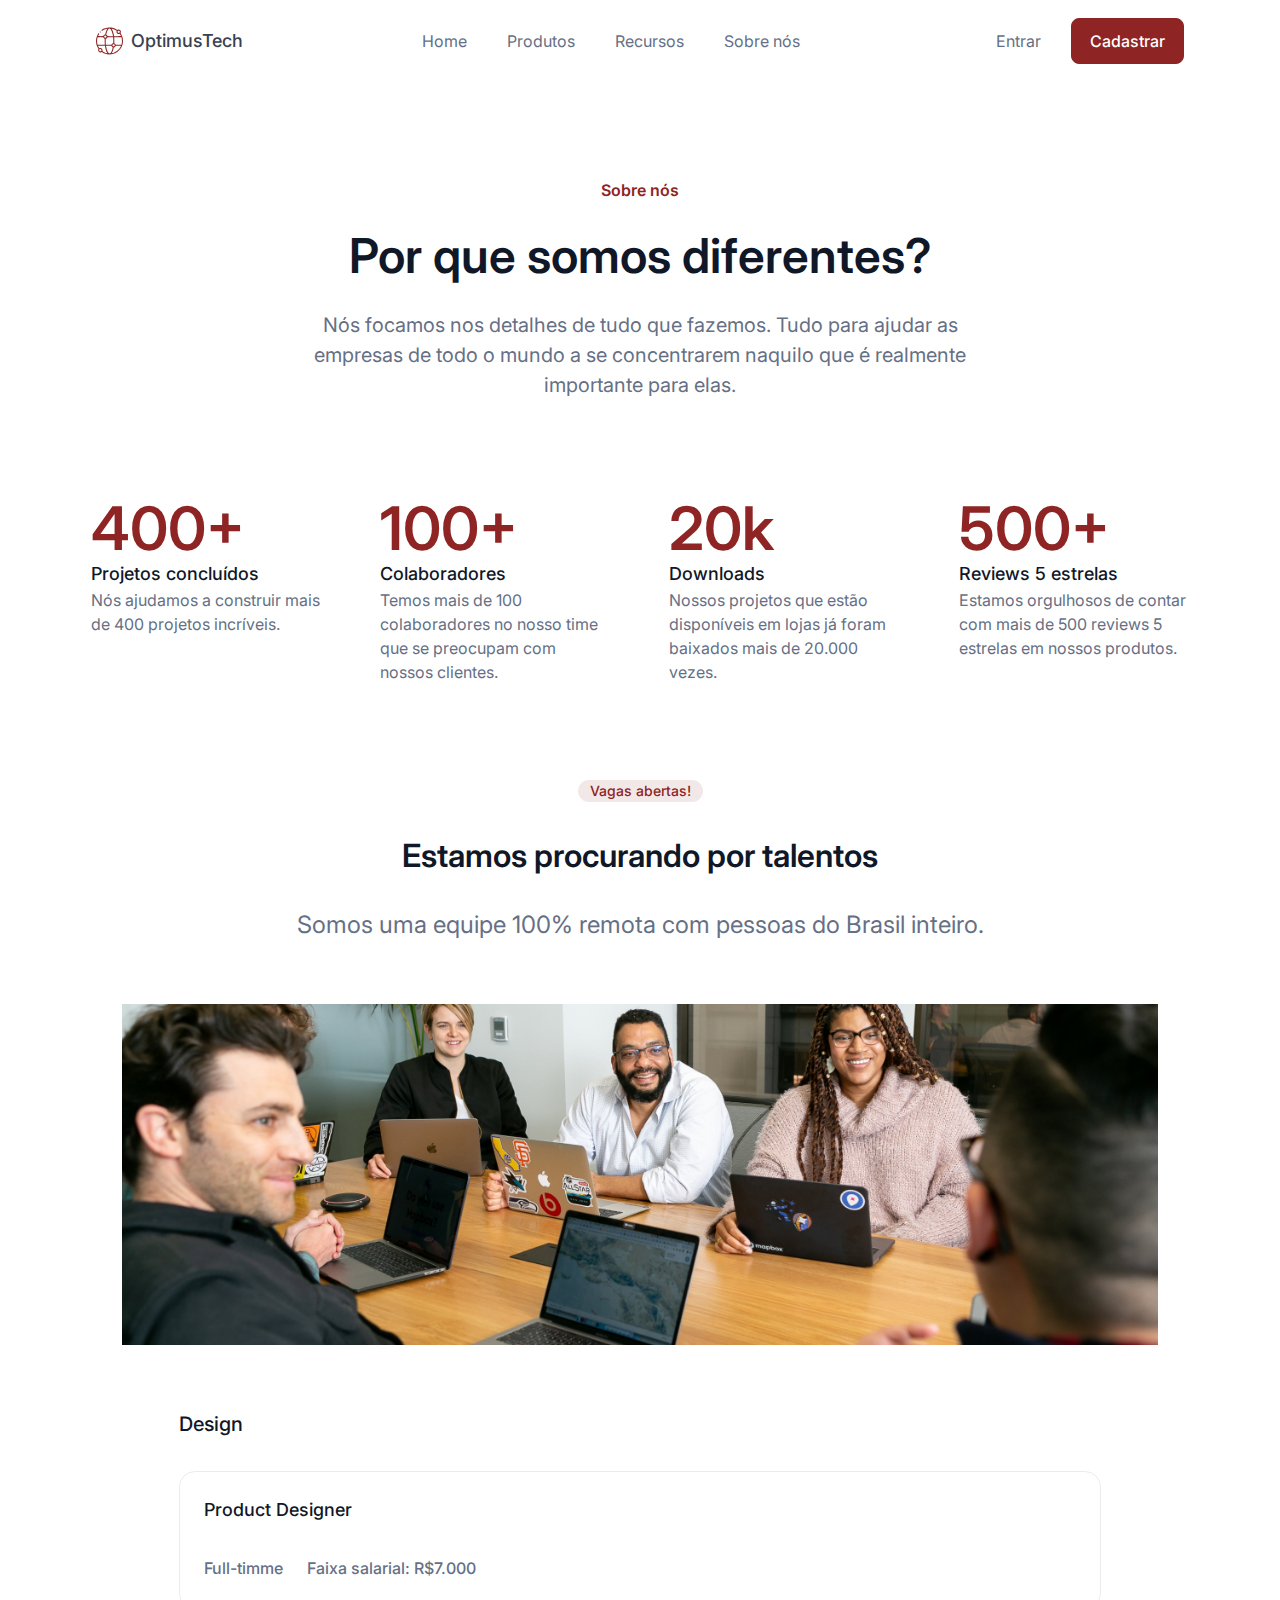
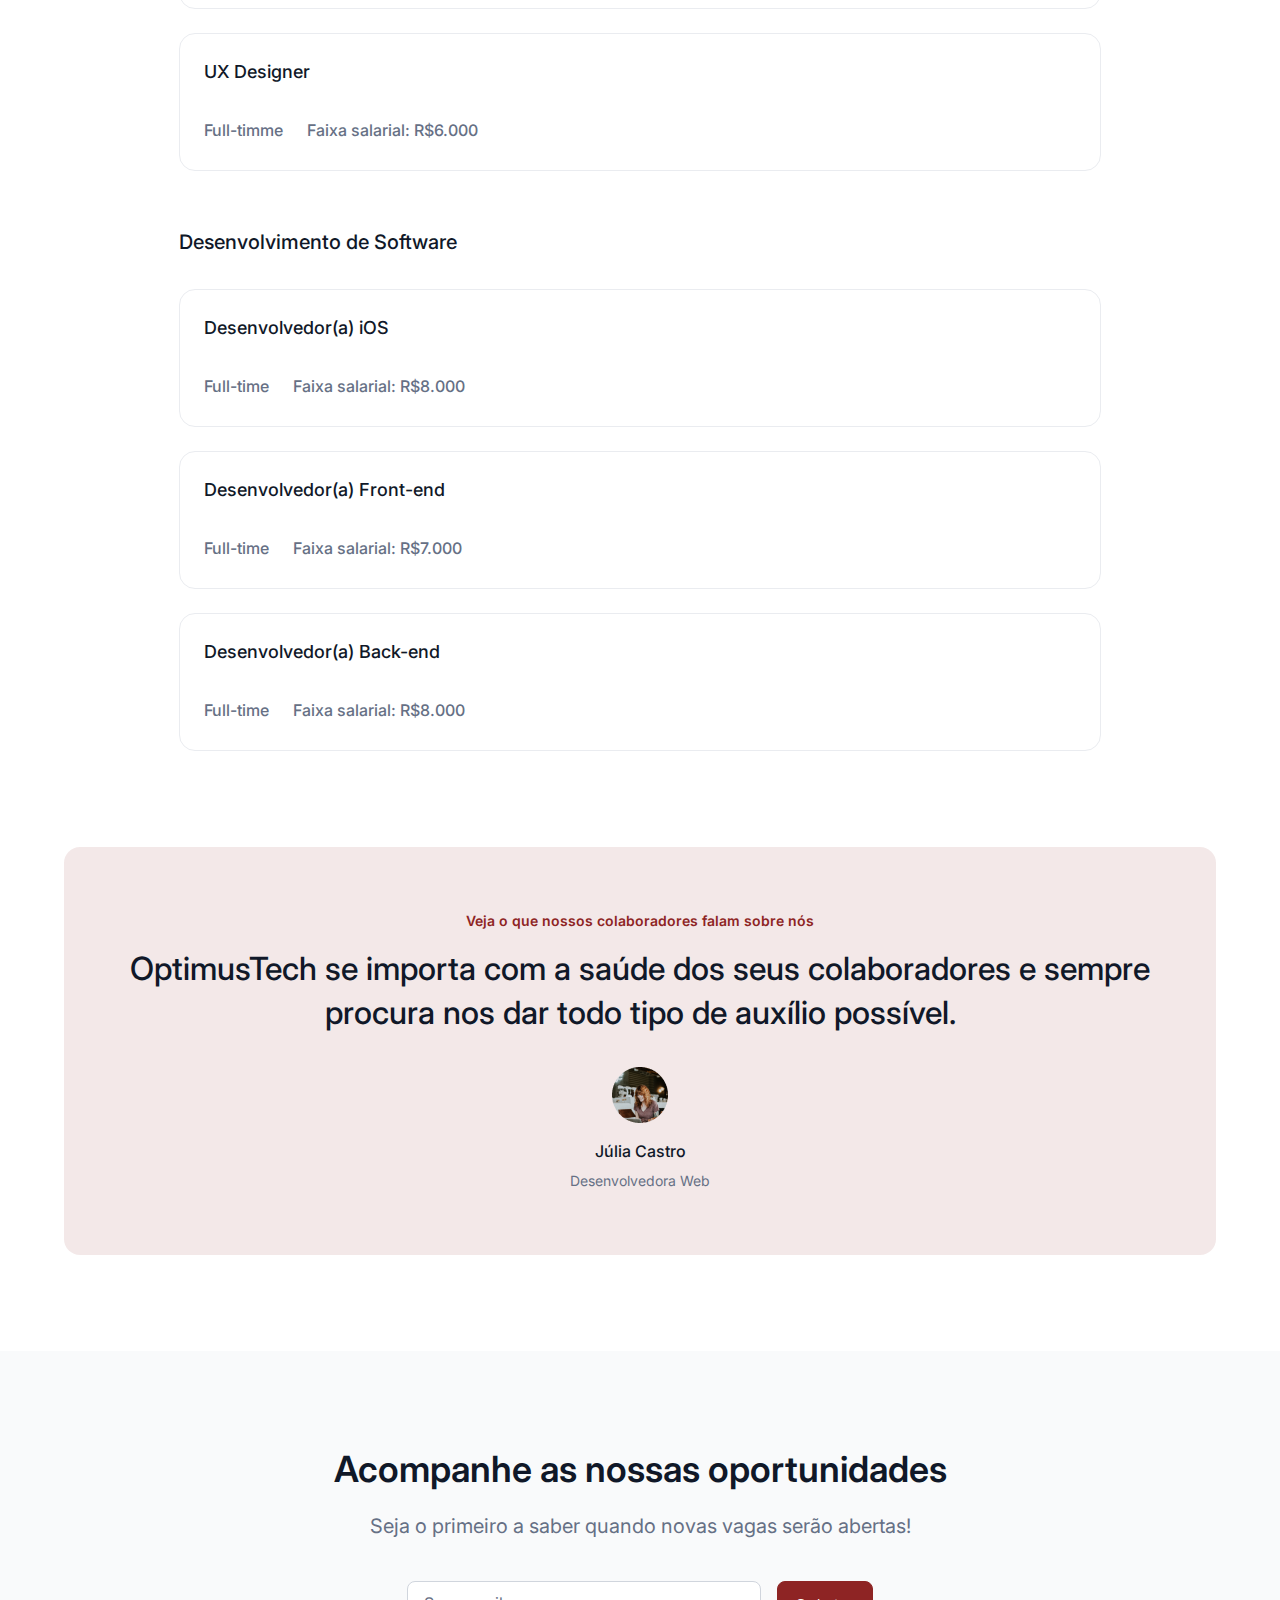
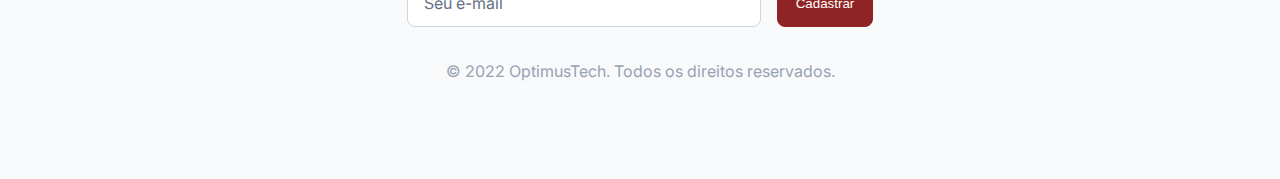
<file: index.html>
<!DOCTYPE html>
<html lang="pt-br">
<head>
    <meta charset="UTF-8">
    <meta http-equiv="X-UA-Compatible" content="IE=edge">
    <meta name="viewport" content="width=device-width, initial-scale=1.0">
    <title>OptimusTech</title>
    <link rel="shortcut icon" href="./assets/img/logo.svg">
    <link rel="preconnect" href="https://fonts.googleapis.com">
    <link rel="preconnect" href="https://fonts.gstatic.com" crossorigin>
    <link href="https://fonts.googleapis.com/css2?family=Inter:wght@400;500;600&display=swap" rel="stylesheet">
    <link rel="stylesheet" href="./assets/css/reset.css">
    <link rel="stylesheet" href="./assets/css/style.css">
</head>
<body>
    <header class="navbar">
        <div class="navbar__logotipo">
            <img class="navbar__img" src="./assets/img/logo.svg" alt="Logotipo OptimusTech">
            <h1 class="navbar__titulo">OptimusTech</h1>
        </div>
        <nav class="navbar__menu">
            <ul class="navbar__lista">
                <li class="navbar-lista__item"><a href="#" class="navbar-lista__link">Home</a></li>
                <li class="navbar-lista__item"><a href="#" class="navbar-lista__link">Produtos</a></li>
                <li class="navbar-lista__item"><a href="#" class="navbar-lista__link">Recursos</a></li>
                <li class="navbar-lista__item"><a href="#" class="navbar-lista__link">Sobre nós</a></li>
            </ul>
        </nav>
        <div class="navbar__login">
            <a href="#" class="navbar__entrar">Entrar</a>
            <a href="#" class="navbar__cadastrar">Cadastrar</a>
        </div>
    </header>
    <main>
        <section class="cabecalho">
            <h2 class="cabecalho__titulo">Sobre nós</h2>
            <h3 class="cabecalho__subtitulo">Por que somos diferentes?</h3>
            <p class="cabecalho__texto">Nós focamos nos detalhes de tudo que fazemos. Tudo para ajudar as empresas de todo o mundo a se concentrarem naquilo que é realmente importante para elas.</p>
        </section>
        <section class="metricas">
            <div class="metrica__item">
                <h2 class="metrica__titulo">400+</h2>
                <h3 class="metrica__subtitulo">Projetos concluídos</h3>
                <p class="metrica__texto">Nós ajudamos a construir mais de 400 projetos incríveis.</p>
            </div>
            <div class="metrica__item">
                <h2 class="metrica__titulo">100+</h2>
                <h3 class="metrica__subtitulo">Colaboradores</h3>
                <p class="metrica__texto">Temos mais de 100 colaboradores no nosso time que se preocupam com nossos clientes.</p>
            </div>
            <div class="metrica__item">
                <h2 class="metrica__titulo">20k</h2>
                <h3 class="metrica__subtitulo">Downloads</h3>
                <p class="metrica__texto">Nossos projetos que estão disponíveis em lojas já foram baixados mais de 20.000 vezes.</p>
            </div>
            <div class="metrica__item">
                <h2 class="metrica__titulo">500+</h2>
                <h3 class="metrica__subtitulo">Reviews 5 estrelas</h3>
                <p class="metrica__texto">Estamos orgulhosos de contar com mais de 500 reviews 5 estrelas em nossos produtos.</p>
            </div>
        </section>
        <section class="vagas">
            <h2 class="vagas__titulo">Vagas abertas!</h2>
            <h3 class="vagas__subtitulo">Estamos procurando por talentos</h3>
            <p class="vagas__texto">Somos uma equipe 100% remota com pessoas do Brasil inteiro.</p>
            <img class="vagas__img" src="./assets/img/Image.jpg" alt="Entrevistadores sorrindo à volta de uma mesa com notebooks">
            <div class="vagas__design">
                <h2 class="design__titulo">Design</h2>
                <card class="card">
                    <h3 class="card__titulo">Product Designer</h3>
                    <div class="card__info">
                        <p class="card__duracao">Full-timme</p>
                        <p class="card__salario">Faixa salarial: R$7.000</p>
                    </div>
                </card>
                <card class="card">
                    <h3 class="card__titulo">UX Designer</h3>
                    <div class="card__info">
                        <p class="card__duracao">Full-timme</p>
                        <p class="card__salario">Faixa salarial: R$6.000</p>
                    </div>
                </card>
            </div>
            <div class="vagas__desenvolvimento">
                <h2 class="desenvolvimento__titulo">Desenvolvimento de Software</h2>
                <card class="card">
                    <h3 class="card__titulo">Desenvolvedor(a) iOS</h3>
                    <div class="card__info">
                        <p class="card__duracao">Full-time</p>
                        <p class="card__salario">Faixa salarial: R$8.000</p>
                    </div>
                </card>
                <card class="card">
                    <h3 class="card__titulo">Desenvolvedor(a) Front-end</h3>
                    <div class="card__info">
                        <p class="card__duracao">Full-time</p>
                        <p class="card__salario">Faixa salarial: R$7.000</p>
                    </div>
                </card>
                <card class="card">
                    <h3 class="card__titulo">Desenvolvedor(a) Back-end</h3>
                    <div class="card__info">
                        <p class="card__duracao">Full-time</p>
                        <p class="card__salario">Faixa salarial: R$8.000</p>
                    </div>
                </card>
            </div>
        </section>
        <section class="depoimento">
            <h2 class="depoimento__titulo">Veja o que nossos colaboradores falam sobre nós</h2>
            <h3 class="depoimento__texto">OptimusTech se importa com a saúde dos seus colaboradores e sempre procura nos dar todo tipo de auxílio possível.</h3>
            <div class="perfil">
                <img class="perfil__img" src="./assets/img/Avatar.png" alt="Imagem de perfil">
                <p class="perfil__nome">Júlia Castro</p>
                <p class="perfil__cargo">Desenvolvedora Web</p>
            </div>
        </section>
    </main>
    <footer class="rodape">
        <h2 class="rodape__titulo">Acompanhe as nossas oportunidades</h2>
        <p class="rodape__texto">Seja o primeiro a saber quando novas vagas serão abertas!</p>
        <form class="rodape__formulario" action="">
            <input class="formulario__input" type="email" placeholder="Seu e-mail">
            <button class="formulario__cadastrar">Cadastrar</button>
        </form>
        <p class="rodape__copy">© 2022 OptimusTech. Todos os direitos reservados.</p>
    </footer>
</body>
</html>
</file>
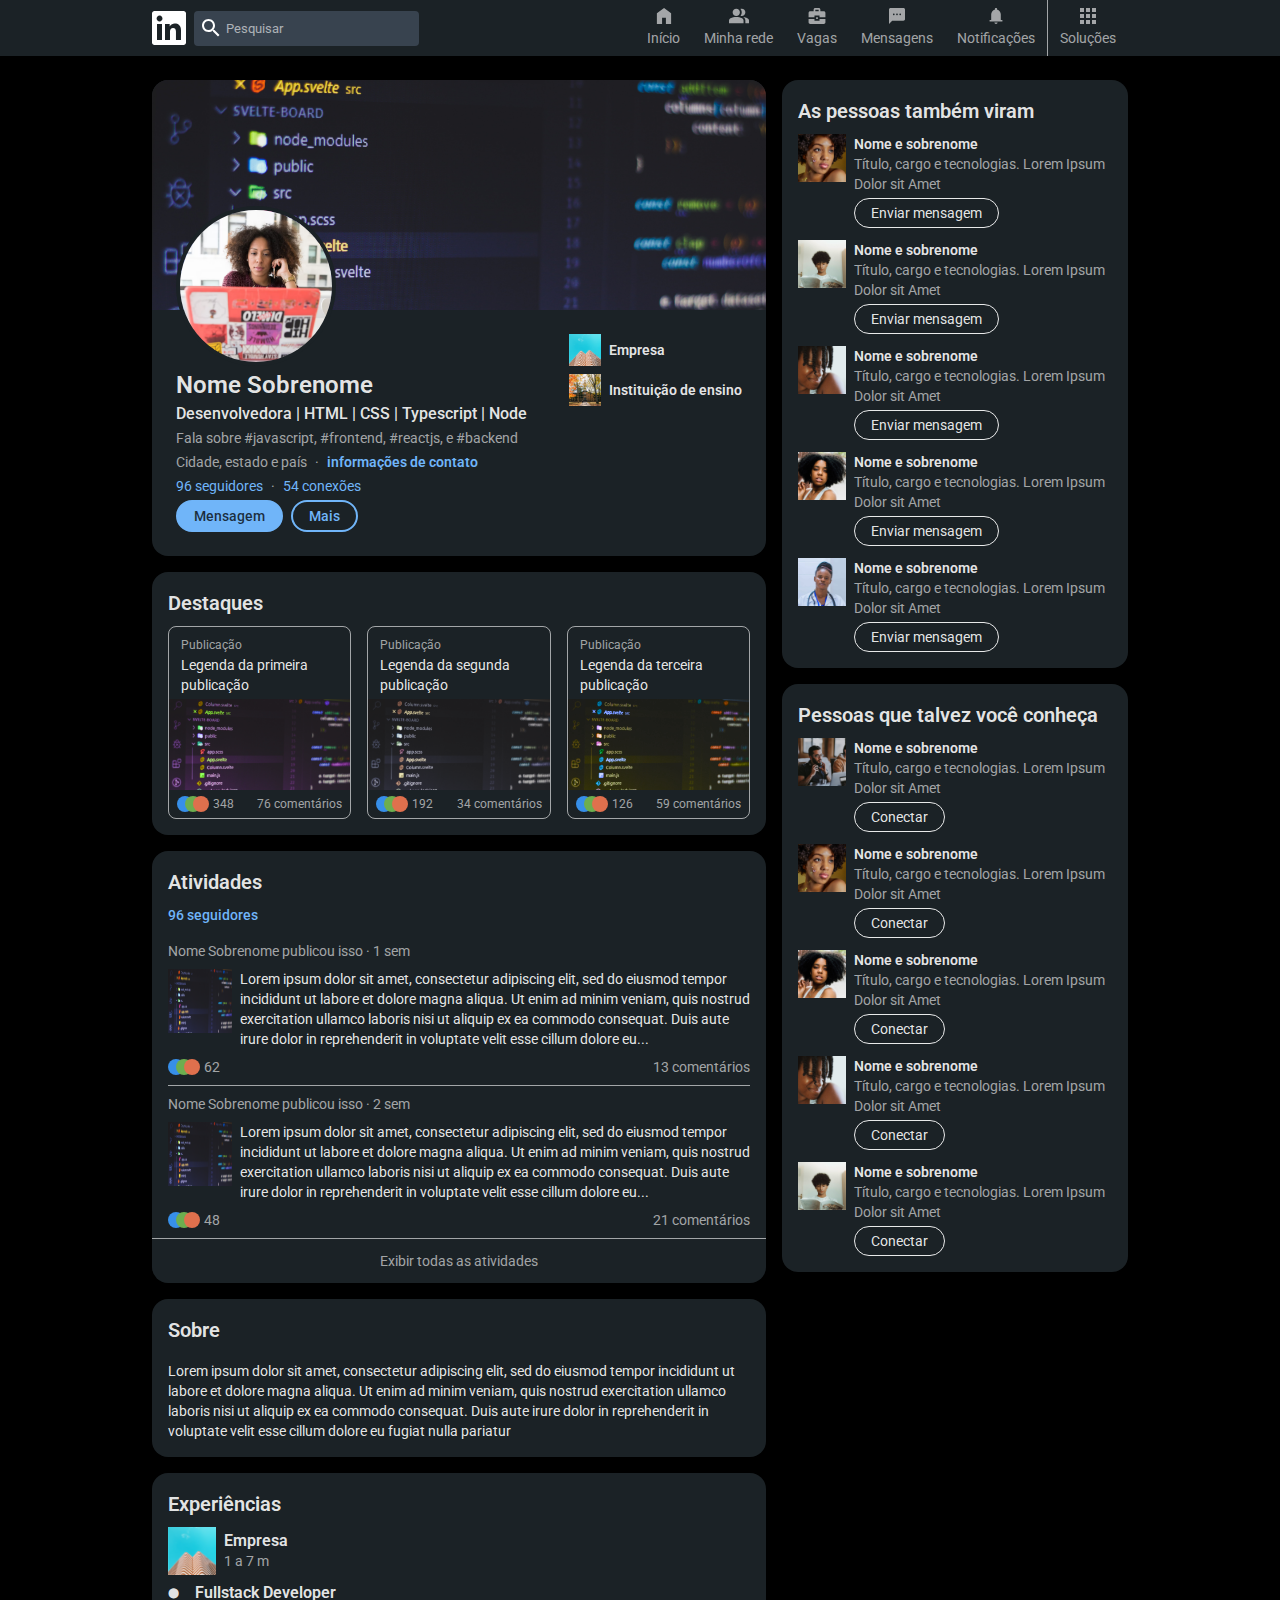
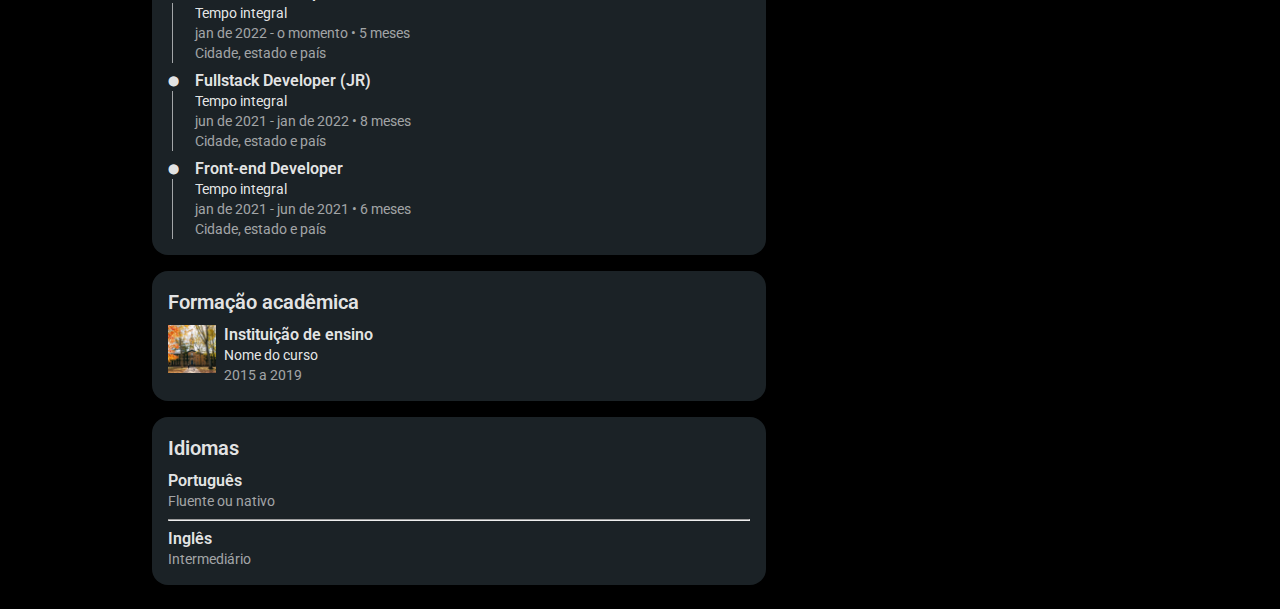
<file: html-css-linkedin/index.html>
<!DOCTYPE html>
<html lang="pt-br">

<head>
    <meta charset="UTF-8">
    <meta http-equiv="X-UA-Compatible" content="IE=edge">
    <meta name="viewport" content="width=device-width, initial-scale=1.0">

    <link rel="stylesheet" href="./assets/css/reset.css">
    <link rel="stylesheet" href="./assets/css/styles.css">
    
    <title>Nome Usuario | Linkedin</title>
    <link rel="shortcut icon" href="./assets/img/icon/logo-linkedin.svg">
</head>

<body>
    <header class="header">
        <div class="header-left">
            <a href="#">
                <img class="navbar__logo" src="./assets/img/icon/logo-linkedin.svg" alt="Logo Linkedin">
            </a>
            <form class="header__form" action="">
                <input class="form__input navbar__search navbar__search--icon" type="text" placeholder="Pesquisar">
            </form>
        </div>
        <nav class="navbar">
            <ul class="navbar__lista">
                <li class="navbar__item">
                    <a href="" class="navbar__link">
                        <img src="./assets/img/icon/home.svg" alt="" class="navbar__icon">
                        Início
                    </a>
                </li>
                <li class="navbar__item">
                    <a href="" class="navbar__link">
                        <img src="./assets/img/icon/group.svg" alt="" class="navbar__icon">
                        Minha rede
                    </a>
                </li>
                <li class="navbar__item">
                    <a href="" class="navbar__link">
                        <img src="./assets/img/icon/business.svg" alt="" class="navbar__icon">
                        Vagas
                    </a>
                </li>
                <li class="navbar__item">
                    <a href="" class="navbar__link">
                        <img src="./assets/img/icon/msg.svg" alt="" class="navbar__icon">
                        Mensagens
                    </a>
                </li>
                <li class="navbar__item">
                    <a href="" class="navbar__link">
                        <img src="./assets/img/icon/bell.svg" alt="" class="navbar__icon">
                        Notificações
                    </a>
                </li>
                <li class="navbar__item navbar__item--solucoes">
                    <a href="" class="navbar__link">
                        <img src="./assets/img/icon/apps.svg" alt="" class="navbar__icon">
                        Soluções
                    </a>
                </li>
            </ul>
        </nav>
    </header>

    <main class="main">
        <div class="principal">
            <section class="card perfil">
                <label class="perfil-fundo__label" for="perfil-fundo">
                    <input class="perfil-fundo__input" id="perfil-fundo" type="file">
                </label>
                <div class="perfil-info">
                    <div class="perfil-info__pessoal">
                        <img src="./assets/img/image 2.png" alt="" class="perfil__img">
                        <h1 class="perfil__nome">Nome Sobrenome</h1>
                        <h2 class="perfil__titulo">Desenvolvedora | HTML | CSS | Typescript | Node</h2>
                        <p class="perfil__descricao">Fala sobre #javascript, #frontend, #reactjs, e #backend</p>
                        <div class="perfil__div">
                            <p class="perfil__localidade">Cidade, estado e país</p>
                            <span class="perfil__ponto">·</span>
                            <a class="perfil__info-contato" href="#">informações de contato</a>
                        </div>
                        <div class="perfil__div">
                            <a class="perfil__seguidores" href="#">96 seguidores</a>
                            <span class="perfil__ponto">·</span>
                            <a class="perfil__conexoes" href="#">54 conexões</a>
                        </div>
                        <div class="perfil__div">
                            <a class="pefil__botao" href="#">Mensagem</a>
                            <a class="pefil__botao pefil__botao--transparente" href="#">Mais</a>
                        </div>
                    </div>
                    <div class="perfil-info__profissional">
                        <a class="info-profissional__link" href="#experiencia">
                            <img class="info-profissional__img" src="./assets/img/Rectangle 12.png" alt="image">
                            Empresa
                        </a>
                        <a class="info-profissional__link" href="#formacao">
                            <img class="info-profissional__img" src="./assets/img/Rectangle 13.png" alt="image">
                            Instituição de ensino
                        </a>
                    </div>
                </div>
            </section>
            <section class="card destaques">
                <h2 class="card__titulo">Destaques</h2>
                <div class="destaques__lista">
                    <div class="card--destaque">
                        <span class="destaque__tipo">Publicação</span>
                        <h3 class="destaque__titulo">Legenda da primeira publicação</h3>
                        <img class="destaque__img destaque__img-1" src="./assets/img/image-card.png" alt="">
                        <div class="destaque__interacao">
                            <a class="destaque__reacao" href="#">
                                <span class="destaque__user destaque__user-1"></span>
                                <span class="destaque__user destaque__user-2"></span>
                                <span class="destaque__user destaque__user-3"></span>
                                348
                            </a>
                            <a class="destaque__comentarios" href="#">76 comentários</a>
                        </div>
                    </div>
                    <div class="card--destaque">
                        <span class="destaque__tipo">Publicação</span>
                        <h3 class="destaque__titulo">Legenda da segunda publicação</h3>
                        <img class="destaque__img destaque__img-2" src="./assets/img/image-card.png" alt="">
                        <div class="destaque__interacao">
                            <a class="destaque__reacao" href="#">
                                <span class="destaque__user destaque__user-1"></span>
                                <span class="destaque__user destaque__user-2"></span>
                                <span class="destaque__user destaque__user-3"></span>
                                192
                            </a>
                            <a class="destaque__comentarios" href="#">34 comentários</a>
                        </div>
                    </div>
                    <div class="card--destaque">
                        <span class="destaque__tipo">Publicação</span>
                        <h3 class="destaque__titulo">Legenda da terceira publicação</h3>
                        <img class="destaque__img destaque__img-3" src="./assets/img/image-card.png" alt="">
                        <div class="destaque__interacao">
                            <a class="destaque__reacao" href="#">
                                <span class="destaque__user destaque__user-1"></span>
                                <span class="destaque__user destaque__user-2"></span>
                                <span class="destaque__user destaque__user-3"></span>
                                126
                            </a>
                            <a class="destaque__comentarios" href="#">59 comentários</a>
                        </div>
                    </div>
                </div>
            </section>
            <section class="card atividades">
                <h2 class="atividades__titulo">Atividades</h2>
                <a class="atividades__seguidores" href="#">96 seguidores</a>
                <ul class="atividades__lista">
                    <li class="atividades__item">
                        <div class="atividade__info">
                            <span class="atividade__autor">Nome Sobrenome publicou isso</span>
                            ·
                            <span class="atividade__tempo">1 sem</span>
                        </div>
                        <div class="atividade__conteudo">
                            <img class="atividade__img" src="./assets/img/image-card.png" alt="">
                            <p class="atividade__texto">Lorem ipsum dolor sit amet, consectetur adipiscing elit, sed do
                                eiusmod tempor incididunt ut labore et dolore magna aliqua. Ut enim ad minim veniam,
                                quis nostrud exercitation ullamco laboris nisi ut aliquip ex ea commodo consequat. Duis
                                aute irure dolor in reprehenderit in voluptate velit esse cillum dolore eu...</p>
                        </div>
                        <div class="atividade__interacao">
                            <a class="atividade__reacao" href="#">
                                <span class="atividade__user atividade__user-1"></span>
                                <span class="atividade__user atividade__user-2"></span>
                                <span class="atividade__user atividade__user-3"></span>
                                62
                            </a>
                            <a class="atividade__comentarios" href="#">13 comentários</a>
                        </div>
                    </li>
                    <li class="atividades__item">
                        <div class="atividade__info">
                            <span class="atividade__autor">Nome Sobrenome publicou isso</span>
                            ·
                            <span class="atividade__tempo">2 sem</span>
                        </div>
                        <div class="atividade__conteudo">
                            <img class="atividade__img" src="./assets/img/image-card.png" alt="">
                            <p class="atividade__texto">Lorem ipsum dolor sit amet, consectetur adipiscing elit, sed do
                                eiusmod tempor incididunt ut labore et dolore magna aliqua. Ut enim ad minim veniam,
                                quis nostrud exercitation ullamco laboris nisi ut aliquip ex ea commodo consequat. Duis
                                aute irure dolor in reprehenderit in voluptate velit esse cillum dolore eu...</p>
                        </div>
                        <div class="atividade__interacao">
                            <a class="atividade__reacao" href="#">
                                <span class="atividade__user atividade__user-1"></span>
                                <span class="atividade__user atividade__user-2"></span>
                                <span class="atividade__user atividade__user-3"></span>
                                48
                            </a>
                            <a class="atividade__comentarios" href="#">21 comentários</a>
                        </div>
                    </li>
                </ul>
                <a class="atividades__todas" href="#">Exibir todas as atividades</a>
            </section>
            <section class="card sobre">
                <h2 class="card__titulo">Sobre</h2>
                <p class="sobre__texto">Lorem ipsum dolor sit amet, consectetur adipiscing elit, sed do eiusmod tempor
                    incididunt ut labore et dolore magna aliqua. Ut enim ad minim veniam, quis nostrud exercitation
                    ullamco laboris nisi ut aliquip ex ea commodo consequat. Duis aute irure dolor in reprehenderit in
                    voluptate velit esse cillum dolore eu fugiat nulla pariatur</p>
            </section>
            <section class="card experiencias" id="experiencia">
                <h2 class="card__titulo">Experiências</h2>
                <div class="empresa">
                    <div class="empresa__info">
                        <img class="empresa__img" src="./assets/img/Rectangle 12.png" alt="">
                        <div class="empresa-info__dados">
                            <a class="empresa__nome" href="#">Empresa</a>
                            <span class="empresa__tempo">1 a 7 m</span>
                        </div>
                    </div>
                    <ul class="empresa__carreira">
                        <li class="empresa__cargo">
                            <div class="cargo__indicador">
                                <span class="cargo__indicador--bola">⬤</span>
                                <span class="cargo__indicador--reta"></span>
                            </div>
                            <div class="empresa-cargo__info">
                                <span class="cargo-info__nome">Fullstack Developer</span>
                                <span class="cargo-info__tempo">Tempo integral</span>
                                <span class="cargo-info__duraocao">jan de 2022 - o momento • 5 meses</span>
                                <span class="cargo-info__local">Cidade, estado e país</span>
                            </div>
                        </li>
                        <li class="empresa__cargo">
                            <div class="cargo__indicador">
                                <span class="cargo__indicador--bola">⬤</span>
                                <span class="cargo__indicador--reta"></span>
                            </div>
                            <div class="empresa-cargo__info">
                                <span class="cargo-info__nome">Fullstack Developer (JR)</span>
                                <span class="cargo-info__tempo">Tempo integral</span>
                                <span class="cargo-info__duraocao">jun de 2021 - jan de 2022 • 8 meses</span>
                                <span class="cargo-info__local">Cidade, estado e país</span>
                            </div>
                        </li>
                        <li class="empresa__cargo">
                            <div class="cargo__indicador">
                                <span class="cargo__indicador--bola">⬤</span>
                                <span class="cargo__indicador--reta"></span>
                            </div>
                            <div class="empresa-cargo__info">
                                <span class="cargo-info__nome">Front-end Developer</span>
                                <span class="cargo-info__tempo">Tempo integral</span>
                                <span class="cargo-info__duraocao">jan de 2021 - jun de 2021 • 6 meses</span>
                                <span class="cargo-info__local">Cidade, estado e país</span>
                            </div>
                        </li>
                    </ul>
                </div>

            </section>
            <section class="card formacaos" id="formacao">
                <h2 class="card__titulo">Formação acadêmica</h2>
                <div class="formacao">
                    <img class="formacao__img" src="./assets/img/Rectangle 13.png" alt="">
                    <div class="formacao__info">
                        <a class="formacao__instituicao" href="#">Instituição de ensino</a>
                        <span class="formacao__curso">Nome do curso</span>
                        <span class="formacao__duracao">2015 a 2019</span>
                    </div>
                </div>
            </section>
            <section class="card idiomas">
                <h2 class="card__titulo">Idiomas</h2>
                <ul class="idiomas__lista">
                    <li class="idiomas__item">
                        <span class="idioma__nome">Português</span>
                        <span class="idioma__status">Fluente ou nativo</span>
                    </li>
                    <hr>
                    <li class="idiomas__item">
                        <span class="idioma__nome">Inglês</span>
                        <span class="idioma__status">Intermediário</span>
                    </li>
                </ul>
            </section>
        </div>
        <aside class="lateral">
            <section class="card viram">
                <h2 class="card__titulo">As pessoas também viram</h2>
                <ul class="lateral__lista">
                    <li class="lateral__item">
                        <img class="lateral__img" src="./assets/img/perfil-3.jpg" alt="">
                        <div class="lateral__conteudo">
                            <span class="lateral__nome">Nome e sobrenome</span>
                            <span class="lateral__descricao">Título, cargo e tecnologias. Lorem Ipsum Dolor sit
                                Amet</span>
                            <a class="lateral__link" href="#">Enviar mensagem</a>
                        </div>
                    </li>
                    <li class="lateral__item">
                        <img class="lateral__img" src="./assets/img/perfil-4.jpg" alt="">
                        <div class="lateral__conteudo">
                            <span class="lateral__nome">Nome e sobrenome</span>
                            <span class="lateral__descricao">Título, cargo e tecnologias. Lorem Ipsum Dolor sit
                                Amet</span>
                            <a class="lateral__link" href="#">Enviar mensagem</a>
                        </div>
                    </li>
                    <li class="lateral__item">
                        <img class="lateral__img" src="./assets/img/perfil-5.jpg" alt="">
                        <div class="lateral__conteudo">
                            <span class="lateral__nome">Nome e sobrenome</span>
                            <span class="lateral__descricao">Título, cargo e tecnologias. Lorem Ipsum Dolor sit
                                Amet</span>
                            <a class="lateral__link" href="#">Enviar mensagem</a>
                        </div>
                    </li>
                    <li class="lateral__item">
                        <img class="lateral__img" src="./assets/img/perfil-2.jpg" alt="">
                        <div class="lateral__conteudo">
                            <span class="lateral__nome">Nome e sobrenome</span>
                            <span class="lateral__descricao">Título, cargo e tecnologias. Lorem Ipsum Dolor sit
                                Amet</span>
                            <a class="lateral__link" href="#">Enviar mensagem</a>
                        </div>
                    </li>
                    <li class="lateral__item">
                        <img class="lateral__img" src="./assets/img/perfil-1.jpg" alt="">
                        <div class="lateral__conteudo">
                            <span class="lateral__nome">Nome e sobrenome</span>
                            <span class="lateral__descricao">Título, cargo e tecnologias. Lorem Ipsum Dolor sit
                                Amet</span>
                            <a class="lateral__link" href="#">Enviar mensagem</a>
                        </div>
                    </li>
                </ul>
            </section>
            <section class="card conheca">
                <h2 class="card__titulo">Pessoas que talvez você conheça</h2>
                <ul class="lateral__lista">
                    <li class="lateral__item">
                        <img class="lateral__img" src="./assets/img/Rectangle 11.png" alt="">
                        <div class="lateral__conteudo">
                            <span class="lateral__nome">Nome e sobrenome</span>
                            <span class="lateral__descricao">Título, cargo e tecnologias. Lorem Ipsum Dolor sit
                                Amet</span>
                            <a class="lateral__link" href="#">Conectar</a>
                        </div>
                    </li>
                    <li class="lateral__item">
                        <img class="lateral__img" src="./assets/img/perfil-3.jpg" alt="">
                        <div class="lateral__conteudo">
                            <span class="lateral__nome">Nome e sobrenome</span>
                            <span class="lateral__descricao">Título, cargo e tecnologias. Lorem Ipsum Dolor sit
                                Amet</span>
                            <a class="lateral__link" href="#">Conectar</a>
                        </div>
                    </li>
                    <li class="lateral__item">
                        <img class="lateral__img" src="./assets/img/perfil-2.jpg" alt="">
                        <div class="lateral__conteudo">
                            <span class="lateral__nome">Nome e sobrenome</span>
                            <span class="lateral__descricao">Título, cargo e tecnologias. Lorem Ipsum Dolor sit
                                Amet</span>
                            <a class="lateral__link" href="#">Conectar</a>
                        </div>
                    </li>
                    <li class="lateral__item">
                        <img class="lateral__img" src="./assets/img/perfil-5.jpg" alt="">
                        <div class="lateral__conteudo">
                            <span class="lateral__nome">Nome e sobrenome</span>
                            <span class="lateral__descricao">Título, cargo e tecnologias. Lorem Ipsum Dolor sit
                                Amet</span>
                            <a class="lateral__link" href="#">Conectar</a>
                        </div>
                    </li>
                    <li class="lateral__item">
                        <img class="lateral__img" src="./assets/img/perfil-4.jpg" alt="">
                        <div class="lateral__conteudo">
                            <span class="lateral__nome">Nome e sobrenome</span>
                            <span class="lateral__descricao">Título, cargo e tecnologias. Lorem Ipsum Dolor sit
                                Amet</span>
                            <a class="lateral__link" href="#">Conectar</a>
                        </div>
                    </li>
                </ul>
            </section>
        </aside>
    </main>
</body>

</html>
</file>
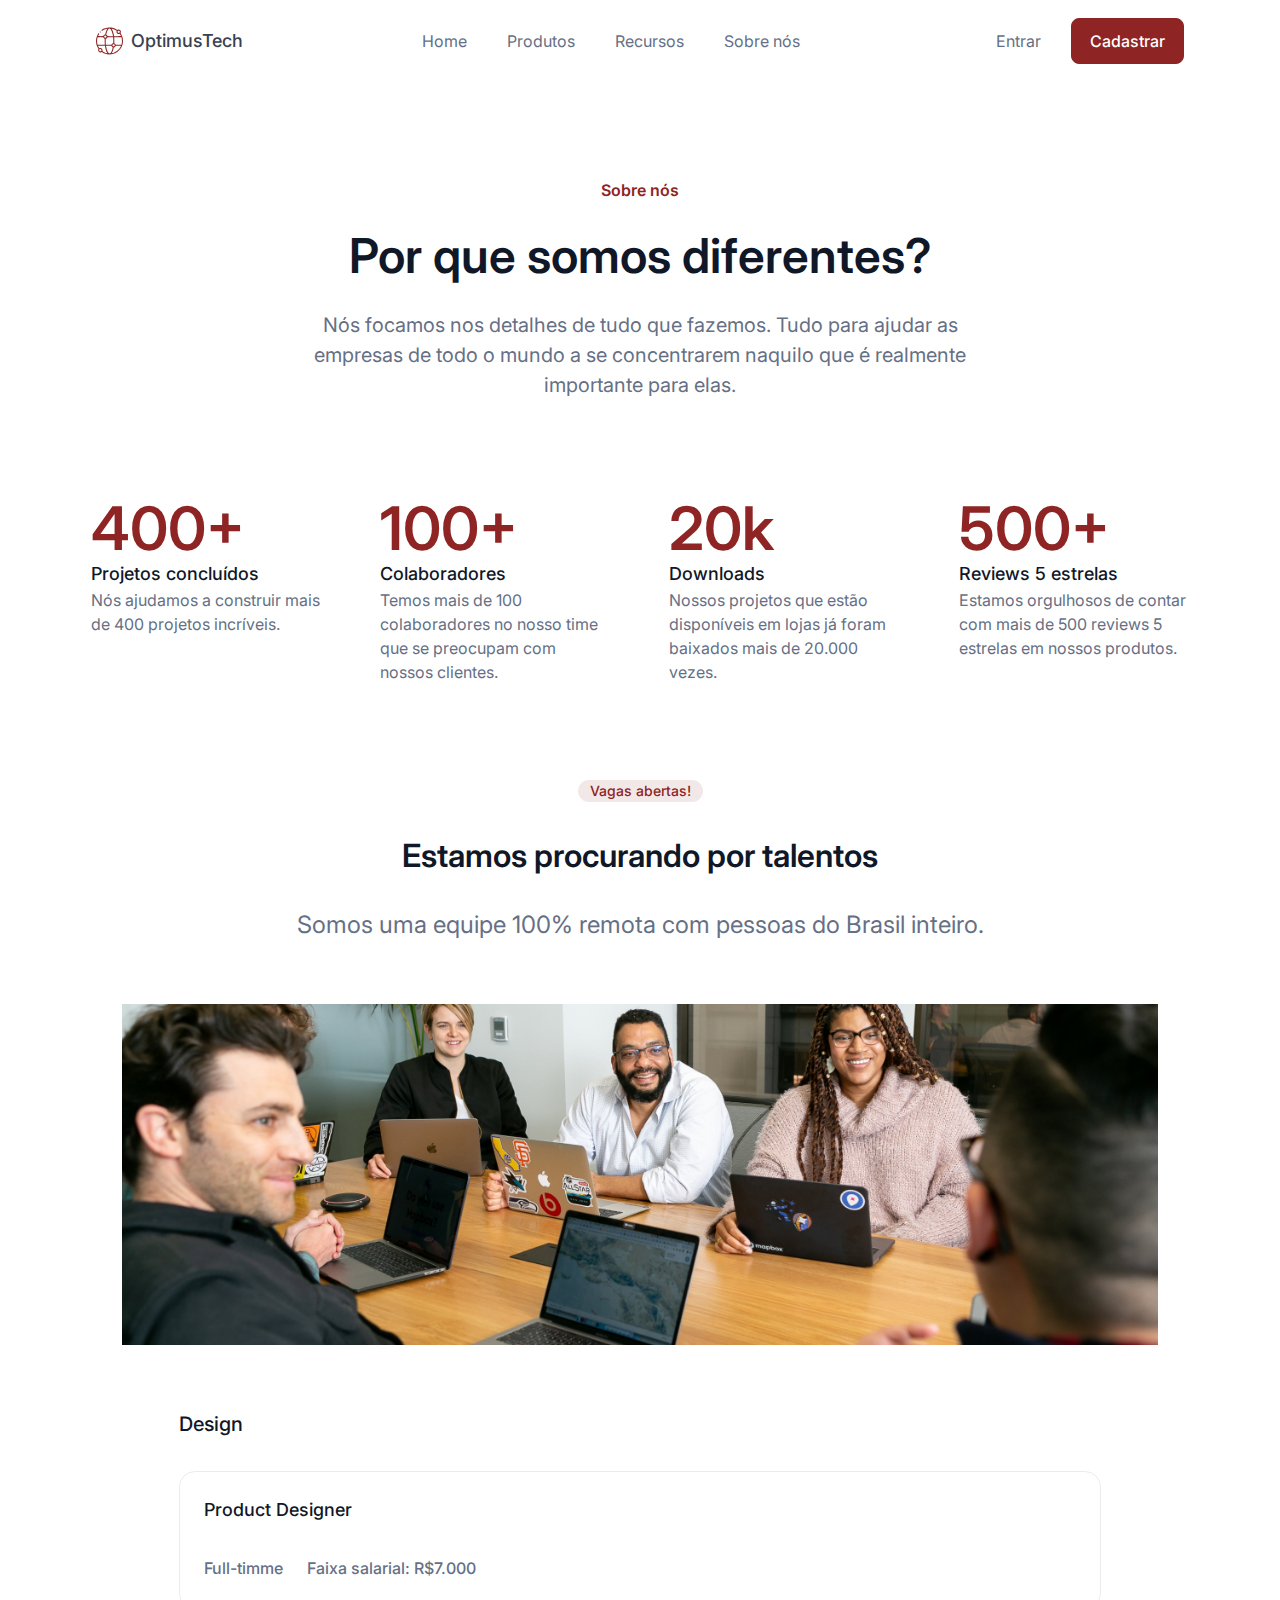
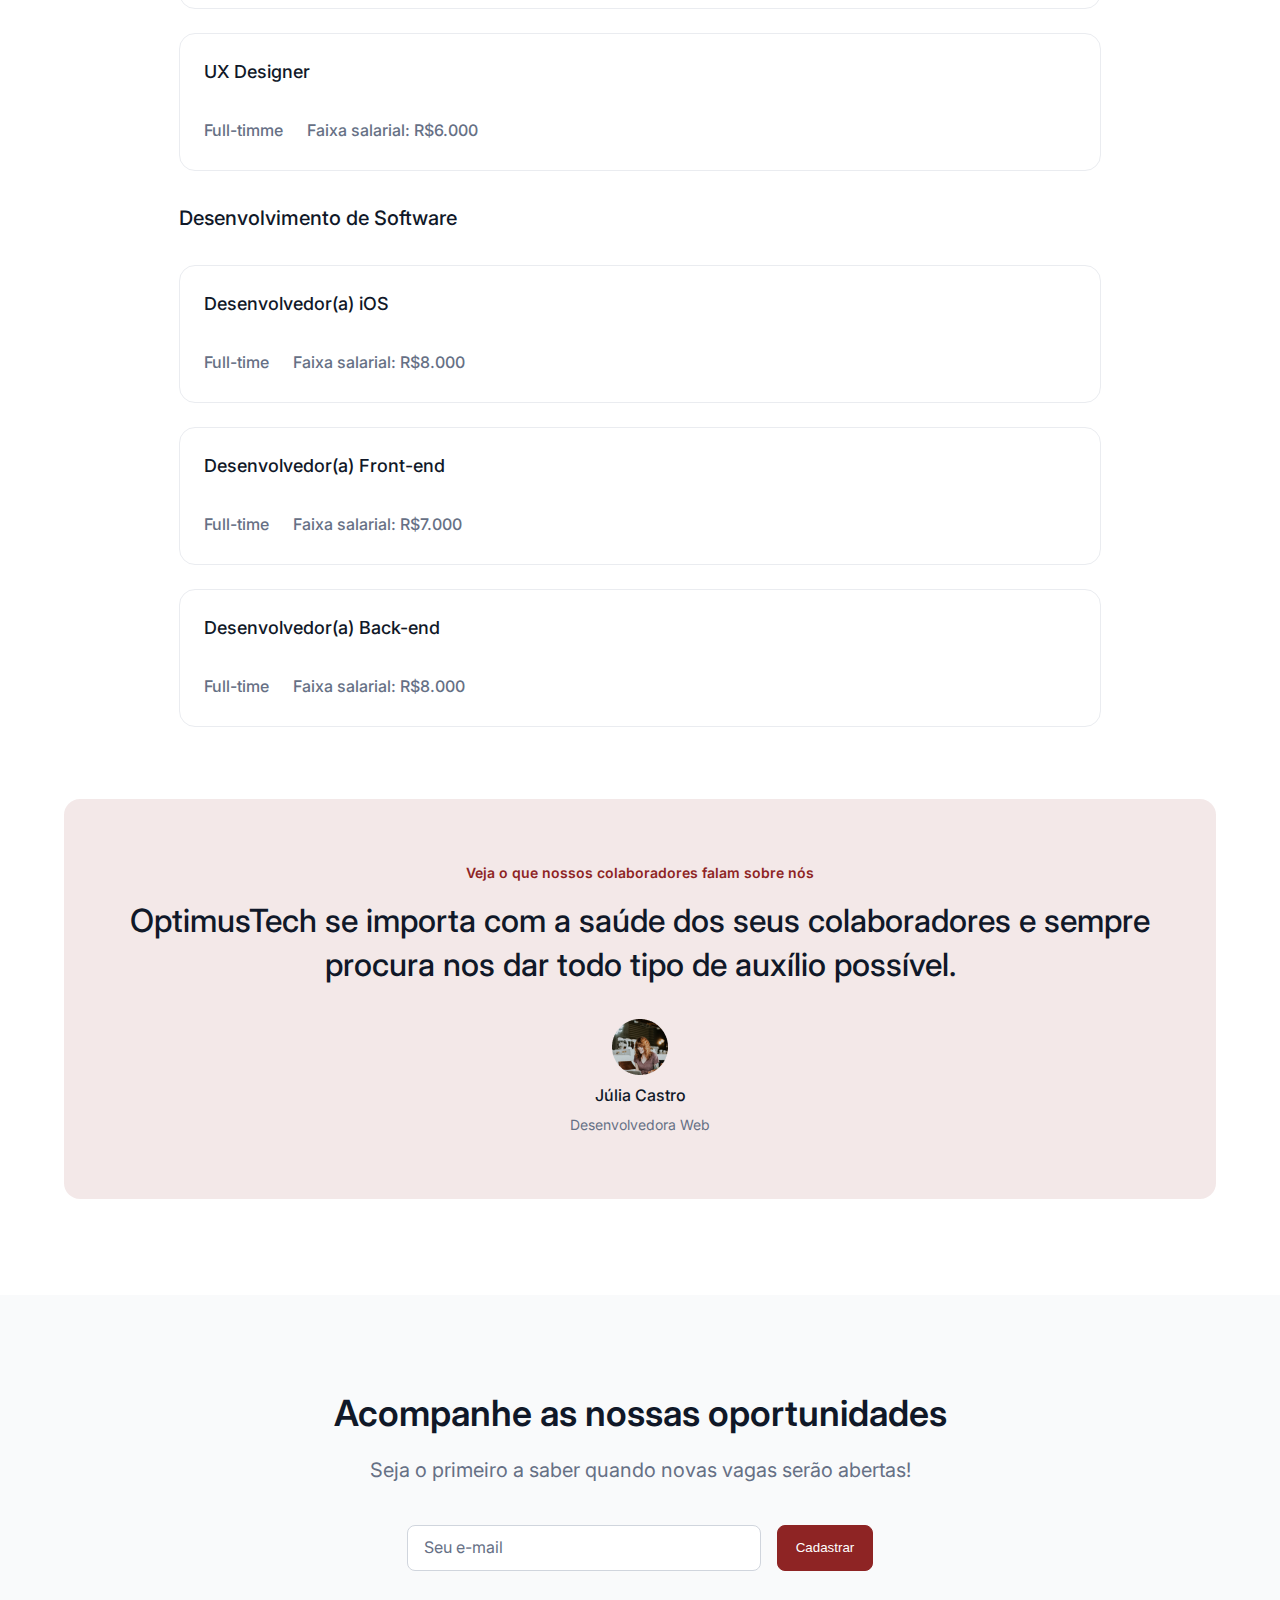
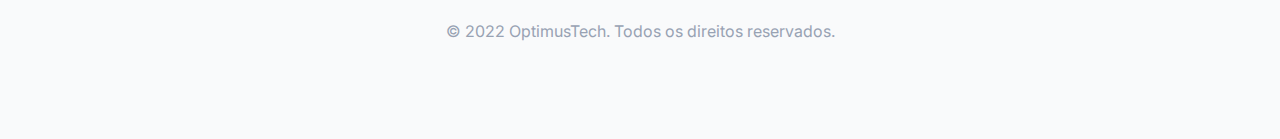
<file: html-css/index.html>
<!DOCTYPE html>
<html lang="pt-br">
<head>
    <meta charset="UTF-8">
    <meta http-equiv="X-UA-Compatible" content="IE=edge">
    <meta name="viewport" content="width=device-width, initial-scale=1.0">
    <title>OptimusTech</title>
    <link rel="shortcut icon" href="./assets/img/logo.svg">
    <link rel="preconnect" href="https://fonts.googleapis.com">
    <link rel="preconnect" href="https://fonts.gstatic.com" crossorigin>
    <link href="https://fonts.googleapis.com/css2?family=Inter:wght@400;500;600&display=swap" rel="stylesheet">
    <link rel="stylesheet" href="./assets/css/reset.css">
    <link rel="stylesheet" href="./assets/css/style.css">
</head>
<body>
    <header class="navbar">
        <div class="navbar__logotipo">
            <div class="navbar-logotipo__itens">
                <img class="navbar__img" src="./assets/img/logo.svg" alt="Logotipo OptimusTech">
                <h1 class="navbar__titulo">OptimusTech</h1>
            </div>
            <label class="navbar__botao" for="navbarInput"><i></i></label>
        </div>
        <input type="checkbox" name="" id="navbarInput" class="navbar-botao__input">
        <nav class="navbar__menu">
            <ul class="navbar__lista">
                <li class="navbar-lista__item"><a href="#" class="navbar-lista__link">Home</a></li>
                <li class="navbar-lista__item"><a href="#" class="navbar-lista__link">Produtos</a></li>
                <li class="navbar-lista__item"><a href="#" class="navbar-lista__link">Recursos</a></li>
                <li class="navbar-lista__item"><a href="#" class="navbar-lista__link">Sobre nós</a></li>
            </ul>
        </nav>
        <div class="navbar__login">
            <a href="#" class="navbar__entrar">Entrar</a>
            <a href="#" class="navbar__cadastrar">Cadastrar</a>
        </div>
        
    </header>
    <main>
        <section class="cabecalho">
            <h2 class="cabecalho__titulo">Sobre nós</h2>
            <h3 class="cabecalho__subtitulo">Por que somos diferentes?</h3>
            <p class="cabecalho__texto">Nós focamos nos detalhes de tudo que fazemos. Tudo para ajudar as empresas de todo o mundo a se concentrarem naquilo que é realmente importante para elas.</p>
        </section>
        <section class="metricas">
            <div class="metrica__item">
                <h2 class="metrica__titulo">400+</h2>
                <h3 class="metrica__subtitulo">Projetos concluídos</h3>
                <p class="metrica__texto">Nós ajudamos a construir mais de 400 projetos incríveis.</p>
            </div>
            <div class="metrica__item">
                <h2 class="metrica__titulo">100+</h2>
                <h3 class="metrica__subtitulo">Colaboradores</h3>
                <p class="metrica__texto">Temos mais de 100 colaboradores no nosso time que se preocupam com nossos clientes.</p>
            </div>
            <div class="metrica__item">
                <h2 class="metrica__titulo">20k</h2>
                <h3 class="metrica__subtitulo">Downloads</h3>
                <p class="metrica__texto">Nossos projetos que estão disponíveis em lojas já foram baixados mais de 20.000 vezes.</p>
            </div>
            <div class="metrica__item">
                <h2 class="metrica__titulo">500+</h2>
                <h3 class="metrica__subtitulo">Reviews 5 estrelas</h3>
                <p class="metrica__texto">Estamos orgulhosos de contar com mais de 500 reviews 5 estrelas em nossos produtos.</p>
            </div>
        </section>
        <section class="vagas">
            <h2 class="vagas__titulo">Vagas abertas!</h2>
            <h3 class="vagas__subtitulo">Estamos procurando por talentos</h3>
            <p class="vagas__texto">Somos uma equipe 100% remota com pessoas do Brasil inteiro.</p>
            <img class="vagas__img" src="./assets/img/Image.jpg" alt="Entrevistadores sorrindo à volta de uma mesa com notebooks">
            <div class="vagas__design">
                <h2 class="design__titulo">Design</h2>
                <card class="card">
                    <h3 class="card__titulo">Product Designer</h3>
                    <div class="card__info">
                        <p class="card__duracao">Full-timme</p>
                        <p class="card__salario">Faixa salarial: R$7.000</p>
                    </div>
                </card>
                <card class="card">
                    <h3 class="card__titulo">UX Designer</h3>
                    <div class="card__info">
                        <p class="card__duracao">Full-timme</p>
                        <p class="card__salario">Faixa salarial: R$6.000</p>
                    </div>
                </card>
            </div>
            <div class="vagas__desenvolvimento">
                <h2 class="desenvolvimento__titulo">Desenvolvimento de Software</h2>
                <card class="card">
                    <h3 class="card__titulo">Desenvolvedor(a) iOS</h3>
                    <div class="card__info">
                        <p class="card__duracao">Full-time</p>
                        <p class="card__salario">Faixa salarial: R$8.000</p>
                    </div>
                </card>
                <card class="card">
                    <h3 class="card__titulo">Desenvolvedor(a) Front-end</h3>
                    <div class="card__info">
                        <p class="card__duracao">Full-time</p>
                        <p class="card__salario">Faixa salarial: R$7.000</p>
                    </div>
                </card>
                <card class="card">
                    <h3 class="card__titulo">Desenvolvedor(a) Back-end</h3>
                    <div class="card__info">
                        <p class="card__duracao">Full-time</p>
                        <p class="card__salario">Faixa salarial: R$8.000</p>
                    </div>
                </card>
            </div>
        </section>
        <section class="depoimento">
            <h2 class="depoimento__titulo">Veja o que nossos colaboradores falam sobre nós</h2>
            <h3 class="depoimento__texto">OptimusTech se importa com a saúde dos seus colaboradores e sempre procura nos dar todo tipo de auxílio possível.</h3>
            <div class="perfil">
                <img class="perfil__img" src="./assets/img/Avatar.png" alt="Imagem de perfil">
                <p class="perfil__nome">Júlia Castro</p>
                <p class="perfil__cargo">Desenvolvedora Web</p>
            </div>
        </section>
    </main>
    <footer class="rodape">
        <h2 class="rodape__titulo">Acompanhe as nossas oportunidades</h2>
        <p class="rodape__texto">Seja o primeiro a saber quando novas vagas serão abertas!</p>
        <form class="rodape__formulario" action="">
            <input class="formulario__input" type="email" placeholder="Seu e-mail">
            <button class="formulario__cadastrar">Cadastrar</button>
        </form>
        <p class="rodape__copy">© 2022 OptimusTech. Todos os direitos reservados.</p>
    </footer>
</body>
</html>
</file>
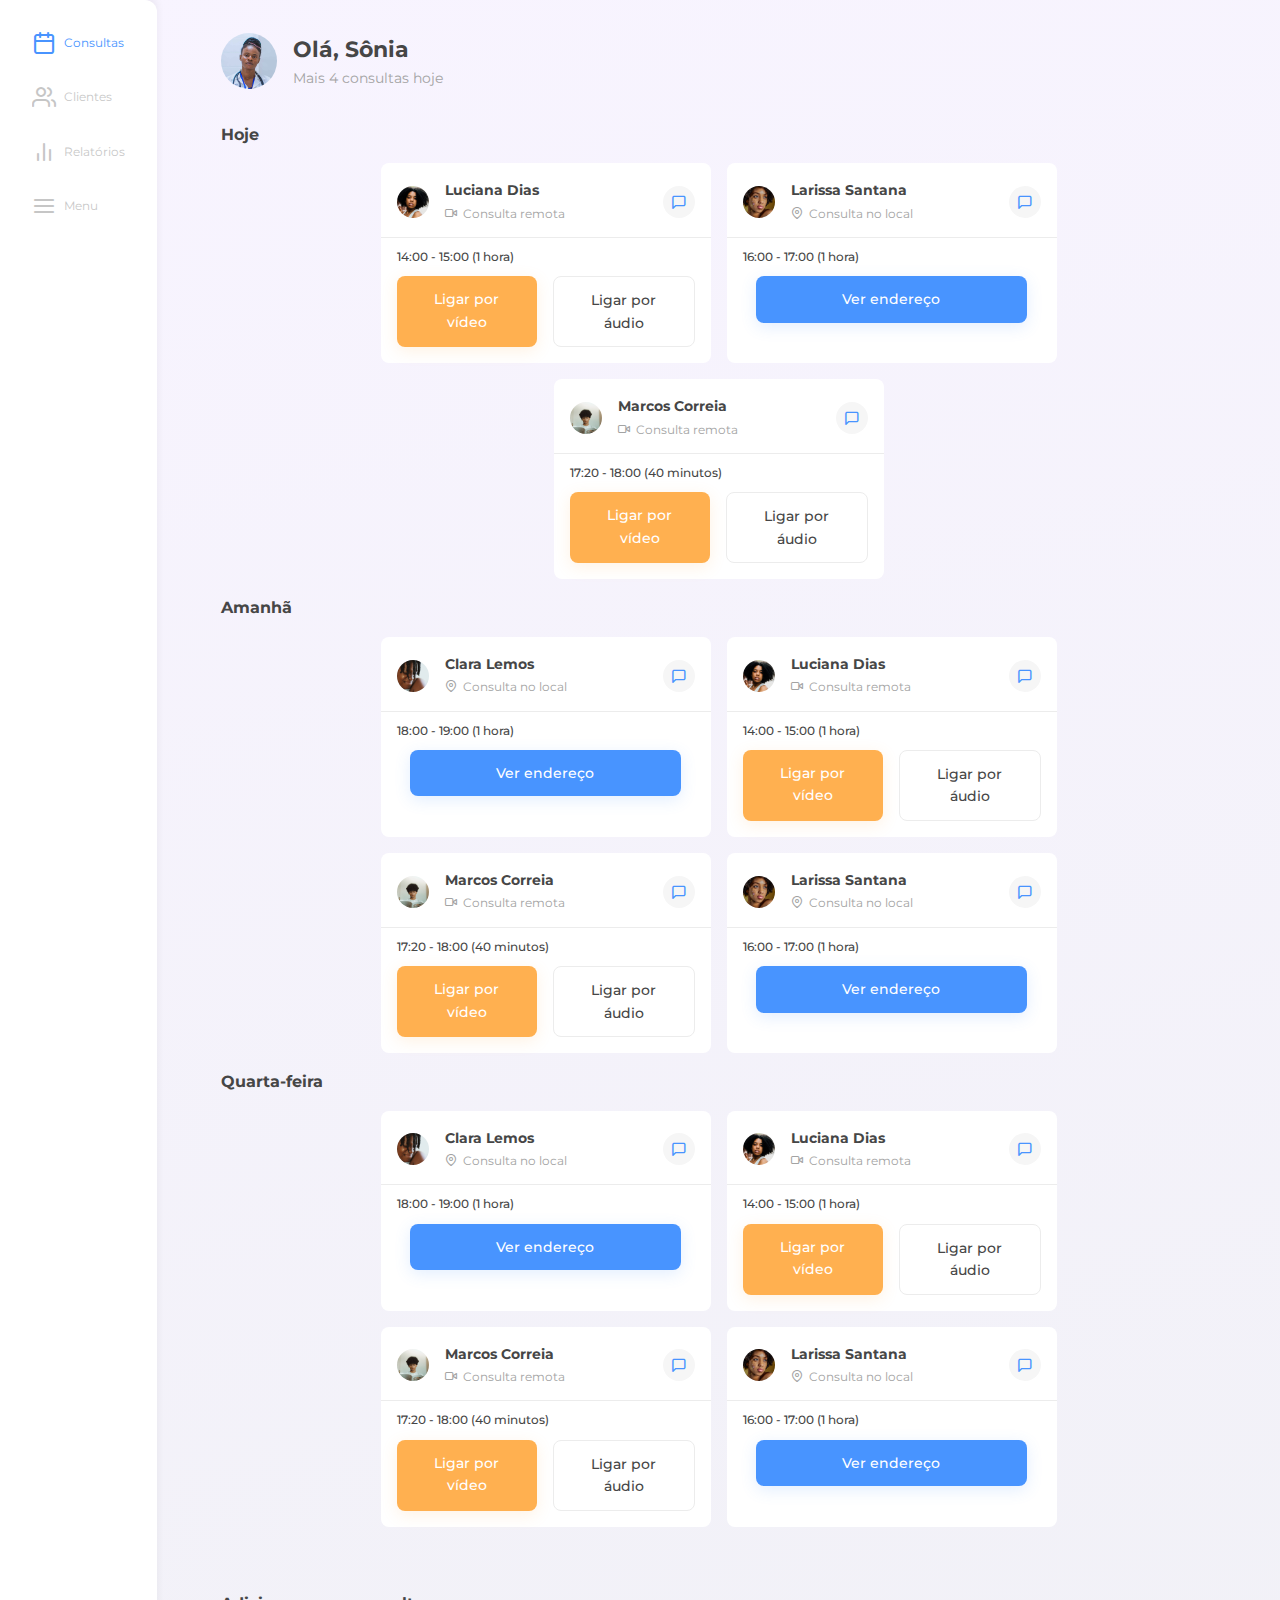
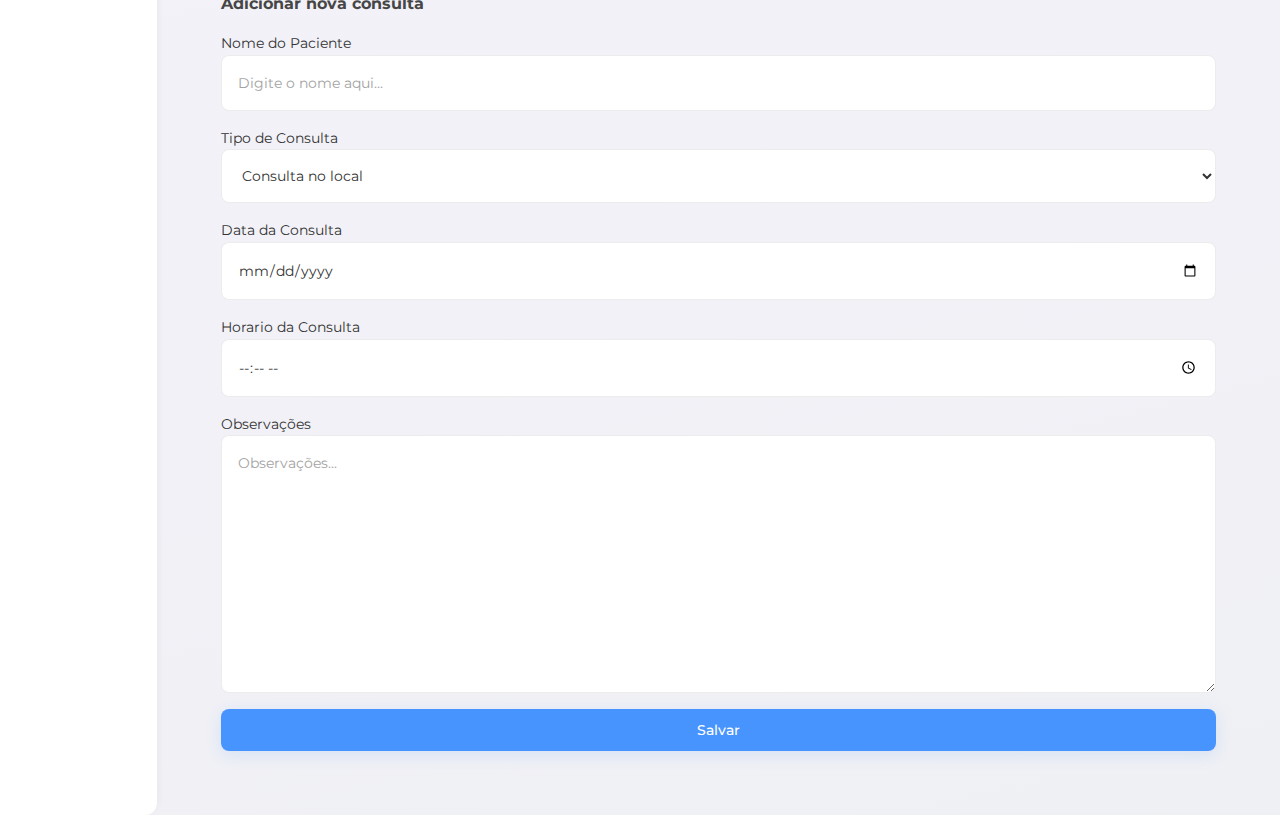
<file: responsividade/index.html>
<!DOCTYPE html>
<html lang="pt-br">
<head>
    <meta charset="UTF-8">
    <meta http-equiv="X-UA-Compatible" content="IE=edge">
    <meta name="viewport" content="width=device-width, initial-scale=1.0">
    <title>Aluramed</title>
    <link rel="preconnect" href="https://fonts.googleapis.com">
    <link rel="preconnect" href="https://fonts.gstatic.com" crossorigin>
    <link href="https://fonts.googleapis.com/css2?family=Montserrat:wght@400;500;700&display=swap" rel="stylesheet">
    <link rel="stylesheet" href="./assets/css/reset.css">
    <link rel="stylesheet" href="./assets/css/styles.css">
</head>
<body>
    <main>
        <section class="perfil">
            <img class="perfil__img" src="./assets/img/perfil-1.jpg" alt="">
            <div class="perfil__texto">
                <h1 class="perfil__nome">Olá, Sônia</h1>
                <p class="perfil__consultas">Mais 4 consultas hoje</p>
            </div>
        </section>
        <section class="consultas">
            <div class=" consulta__lista">
                <div class="consultas__dia">
                    <h2 class="consulta__titulo">Hoje</h2>
                    <card class="consulta-lista__card">
                        <div class="card__topo">
                            <div class="card__perfil">
                                <img class="card__img" src="./assets/img/perfil-2.jpg" alt="">
                                <div class="card__texto">
                                    <h3 class="card__nome">Luciana Dias</h3>
                                    <p class="card-consulta__tipo card-consulta__tipo--remota">Consulta remota</p>
                                </div>
                            </div>
                            <a class="card__msg" href="#"></a>
                        </div>
                        <div class="card__baixo">
                            <p class="card__horario">14:00 - 15:00 (1 hora)</p>
                            <div class="card__botoes">
                                <a href="#" class="card-botao__video">Ligar por vídeo</a>
                                <a href="#" class="card-botao__audio">Ligar por áudio</a>
                            </div>
                        </div>
                    </card>
                    <card class="consulta-lista__card">
                        <div class="card__topo">
                            <div class="card__perfil">
                                <img class="card__img" src="./assets/img/perfil-3.jpg" alt="">
                                <div class="card__texto">
                                    <h3 class="card__nome">Larissa Santana</h3>
                                    <p class="card-consulta__tipo card-consulta__tipo--presencial">Consulta no local</p>
                                </div>
                            </div>
                            <a class="card__msg" href="#"></a>
                        </div>
                        <div class="card__baixo">
                            <p class="card__horario">16:00 - 17:00 (1 hora)</p>
                            <div class="card__botoes">
                                <a href="#" class="card-botao__endereco">Ver endereço</a>
                            </div>
                        </div>
                    </card>
                    <card class="consulta-lista__card">
                        <div class="card__topo">
                            <div class="card__perfil">
                                <img class="card__img" src="./assets/img/perfil-4.jpg" alt="">
                                <div class="card__texto">
                                    <h3 class="card__nome">Marcos Correia</h3>
                                    <p class="card-consulta__tipo card-consulta__tipo--remota">Consulta remota</p>
                                </div>
                            </div>
                            <a class="card__msg" href="#"></a>
                        </div>
                        <div class="card__baixo">
                            <p class="card__horario">17:20 - 18:00 (40 minutos)</p>
                            <div class="card__botoes">
                                <a href="#" class="card-botao__video">Ligar por vídeo</a>
                                <a href="#" class="card-botao__audio">Ligar por áudio</a>
                            </div>
                        </div>
                    </card>
                </div>
                <div class="consultas__dia">
                    <h2 class="consulta__titulo">Amanhã</h2>
                    <card class="consulta-lista__card">
                        <div class="card__topo">
                            <div class="card__perfil">
                                <img class="card__img" src="./assets/img/perfil-5.jpg" alt="">
                                <div class="card__texto">
                                    <h3 class="card__nome">Clara Lemos</h3>
                                    <p class="card-consulta__tipo card-consulta__tipo--presencial">Consulta no local</p>
                                </div>
                            </div>
                            <a class="card__msg" href="#"></a>
                        </div>
                        <div class="card__baixo">
                            <p class="card__horario">18:00 - 19:00 (1 hora)</p>
                            <div class="card__botoes">
                                <a href="#" class="card-botao__endereco">Ver endereço</a>
                            </div>
                        </div>
                    </card>
                    <card class="consulta-lista__card">
                        <div class="card__topo">
                            <div class="card__perfil">
                                <img class="card__img" src="./assets/img/perfil-2.jpg" alt="">
                                <div class="card__texto">
                                    <h3 class="card__nome">Luciana Dias</h3>
                                    <p class="card-consulta__tipo card-consulta__tipo--remota">Consulta remota</p>
                                </div>
                            </div>
                            <a class="card__msg" href="#"></a>
                        </div>
                        <div class="card__baixo">
                            <p class="card__horario">14:00 - 15:00 (1 hora)</p>
                            <div class="card__botoes">
                                <a href="#" class="card-botao__video">Ligar por vídeo</a>
                                <a href="#" class="card-botao__audio">Ligar por áudio</a>
                            </div>
                        </div>
                    </card>
                    <card class="consulta-lista__card">
                        <div class="card__topo">
                            <div class="card__perfil">
                                <img class="card__img" src="./assets/img/perfil-4.jpg" alt="">
                                <div class="card__texto">
                                    <h3 class="card__nome">Marcos Correia</h3>
                                    <p class="card-consulta__tipo card-consulta__tipo--remota">Consulta remota</p>
                                </div>
                            </div>
                            <a class="card__msg" href="#"></a>
                        </div>
                        <div class="card__baixo">
                            <p class="card__horario">17:20 - 18:00 (40 minutos)</p>
                            <div class="card__botoes">
                                <a href="#" class="card-botao__video">Ligar por vídeo</a>
                                <a href="#" class="card-botao__audio">Ligar por áudio</a>
                            </div>
                        </div>
                    </card>
                    <card class="consulta-lista__card">
                        <div class="card__topo">
                            <div class="card__perfil">
                                <img class="card__img" src="./assets/img/perfil-3.jpg" alt="">
                                <div class="card__texto">
                                    <h3 class="card__nome">Larissa Santana</h3>
                                    <p class="card-consulta__tipo card-consulta__tipo--presencial">Consulta no local</p>
                                </div>
                            </div>
                            <a class="card__msg" href="#"></a>
                        </div>
                        <div class="card__baixo">
                            <p class="card__horario">16:00 - 17:00 (1 hora)</p>
                            <div class="card__botoes">
                                <a href="#" class="card-botao__endereco">Ver endereço</a>
                            </div>
                        </div>
                    </card>
                </div>
                <div class="consultas__dia">
                    <h2 class="consulta__titulo">Quarta-feira</h2>
                    <card class="consulta-lista__card">
                        <div class="card__topo">
                            <div class="card__perfil">
                                <img class="card__img" src="./assets/img/perfil-5.jpg" alt="">
                                <div class="card__texto">
                                    <h3 class="card__nome">Clara Lemos</h3>
                                    <p class="card-consulta__tipo card-consulta__tipo--presencial">Consulta no local</p>
                                </div>
                            </div>
                            <a class="card__msg" href="#"></a>
                        </div>
                        <div class="card__baixo">
                            <p class="card__horario">18:00 - 19:00 (1 hora)</p>
                            <div class="card__botoes">
                                <a href="#" class="card-botao__endereco">Ver endereço</a>
                            </div>
                        </div>
                    </card>
                    <card class="consulta-lista__card">
                        <div class="card__topo">
                            <div class="card__perfil">
                                <img class="card__img" src="./assets/img/perfil-2.jpg" alt="">
                                <div class="card__texto">
                                    <h3 class="card__nome">Luciana Dias</h3>
                                    <p class="card-consulta__tipo card-consulta__tipo--remota">Consulta remota</p>
                                </div>
                            </div>
                            <a class="card__msg" href="#"></a>
                        </div>
                        <div class="card__baixo">
                            <p class="card__horario">14:00 - 15:00 (1 hora)</p>
                            <div class="card__botoes">
                                <a href="#" class="card-botao__video">Ligar por vídeo</a>
                                <a href="#" class="card-botao__audio">Ligar por áudio</a>
                            </div>
                        </div>
                    </card>
                    <card class="consulta-lista__card">
                        <div class="card__topo">
                            <div class="card__perfil">
                                <img class="card__img" src="./assets/img/perfil-4.jpg" alt="">
                                <div class="card__texto">
                                    <h3 class="card__nome">Marcos Correia</h3>
                                    <p class="card-consulta__tipo card-consulta__tipo--remota">Consulta remota</p>
                                </div>
                            </div>
                            <a class="card__msg" href="#"></a>
                        </div>
                        <div class="card__baixo">
                            <p class="card__horario">17:20 - 18:00 (40 minutos)</p>
                            <div class="card__botoes">
                                <a href="#" class="card-botao__video">Ligar por vídeo</a>
                                <a href="#" class="card-botao__audio">Ligar por áudio</a>
                            </div>
                        </div>
                    </card>
                    <card class="consulta-lista__card">
                        <div class="card__topo">
                            <div class="card__perfil">
                                <img class="card__img" src="./assets/img/perfil-3.jpg" alt="">
                                <div class="card__texto">
                                    <h3 class="card__nome">Larissa Santana</h3>
                                    <p class="card-consulta__tipo card-consulta__tipo--presencial">Consulta no local</p>
                                </div>
                            </div>
                            <a class="card__msg" href="#"></a>
                        </div>
                        <div class="card__baixo">
                            <p class="card__horario">16:00 - 17:00 (1 hora)</p>
                            <div class="card__botoes">
                                <a href="#" class="card-botao__endereco">Ver endereço</a>
                            </div>
                        </div>
                    </card>
                </div>
            </div>
        </section>
        <section class="cadastro">
            <h2 class="cadastro__titulo">Adicionar nova consulta</h2>
            <form class="cadastro__formulario" action="">
                <fieldset class="formulario__field">
                    <label for="nome">Nome do Paciente</label>
                    <input class="formulario__input" id="nome" type="text" placeholder="Digite o nome aqui..." required>
                </fieldset>
                <fieldset class="formulario__field">
                    <label for="tipo">Tipo de Consulta</label>
                    <select class="formulario__input formulario__input--tipo" name="" id="tipo" required>
                        <option class="formulario__option" value="local">Consulta no local</option>
                        <option class="formulario__option" value="remoto">Consulta remota</option>
                    </select>
                </fieldset>
                <fieldset class="formulario__field">
                    <label for="data">Data da Consulta</label>
                    <input class="formulario__input" type="date" name="data" id="data" required>
                </fieldset>
                <fieldset class="formulario__field">
                    <label for="horario">Horario da Consulta</label>
                    <input class="formulario__input" type="time" id="horario" required>
                </fieldset>
                <fieldset class="formulario__field">
                    <label for="observacoes">Observações</label>
                    <textarea class="formulario__input" name="observacoes" id="observacoes" cols="30" rows="10" placeholder="Observações..."></textarea>
                </fieldset>
                <button class="formulario__botao" type="submit">Salvar</button>
            </form>
        </section>
    </main>
    <footer class="rodape">
        <input class="rodape__input" id="rodape-cb" type="checkbox">
        <label class="rodape__label" for="rodape-cb">
            <span class="rodape__botao rodape__botao--mais"></span>
        </label>
        <ul class="rodape-lista__botoes">
            <li class="rodape-item__botoes">
                <a class="rodape__botao rodape__botao--pin" href="#"></a>
                <p class="rodape-botao__texto">Nova consulta na casa do paciente</p>
            </li>
            <li class="rodape-item__botoes">
                <a class="rodape__botao rodape__botao--camera" href="#"></a>
                <p class="rodape-botao__texto">Nova consulta por vídeo</p>
            </li>
        </ul>
        <span class="rodape__fundo"></span>
        <ul class="rodape__lista">
            <li class="rodape__item rodape__item--ativo">
                <a class="rodape__link rodape__link--consulta" href="#">Consultas</a>
            </li>
            <li class="rodape__item">
                <a class="rodape__link rodape__link--cliente" href="#">Clientes</a>
            </li>
            <li class="rodape__item">
                <a class="rodape__link rodape__link--relatorio" href="#">Relatórios</a>
            </li>
            <li class="rodape__item">
                <a class="rodape__link rodape__link--menu" href="#">Menu</a>
            </li>
        </ul>
    </footer>
</body>
</html>
</file>
<file: assets/css/style.css>
@import url('./navbar.css');
@import url('./cabecalho.css');
@import url('./metricas.css');
@import url('./vagas.css');
@import url('./vagas-abertas.css');
@import url('./depoimento.css');
@import url('./rodape.css');

:root {
    --cinza-logo: #3A404E;
    --vermelho: #8E2424;
    --vermelho-opaco: #8e24241b;
    --branco: #FFFFFF;
    --titulo: #101828;
    --texto: #667085;
    --texto-copy: #98A2B3;
    --borda: #EAECF0;
    --fundo: #F9FAFB;
    --borda-input: #D0D5DD;
}

body {
    background-color: var(--branco);
    color: var(--texto);
    font-size: 16px;
    font-weight: 400;
    line-height: 24px;
    font-family: 'Inter', sans-serif;
}
</file>
<file: html-css-linkedin/assets/css/styles.css>
@import url('https://fonts.googleapis.com/css2?family=Roboto:ital,wght@0,100;0,300;0,400;0,500;0,700;0,900;1,100;1,300;1,400;1,500;1,700;1,900&display=swap');

@import url(./card.css);
@import url(./navbar.css);
@import url(./info-perfil.css);
@import url(./destaques.css);
@import url(./atividades.css);
@import url(./sobre.css);
@import url(./experiencias.css);
@import url(./formacao.css);
@import url(./idiomas.css);
@import url(./lateral.css);

:root {
    --preto: #000000;
    --preto-opaco: rgba(0,0,0,0.75);
    --branco: rgba(255,255,255,0.9);
    --branco-opaco: rgba(255,255,255,0.6);    
    --azul-claro: #70B5F9;
    --azul-claro-hover: rgb(170, 214, 255);
    --fundo-card: #1B2226;
    --fundo-card-hover: #262f35;
    --input: #38434F;
    --font-roboto: 'Roboto', sans-serif;
}

* {
    margin: 0;
    padding: 0;
    box-sizing: border-box;
}

html {
    scroll-behavior: smooth;
}

body {
    background-color: var(--preto);
    color: var(--branco);
    font-family: var(--font-roboto);
    font-weight: 400;
    font-size: 14px;
    line-height: 20px;
}

ul {
    list-style: none;
}

a {
    text-decoration: none;
}

img {
    display: block;
    max-width: 100%;
    height: auto;
}

input {
    font-family: var(--font-roboto);
}

.container {
    max-width: 1120px;
    margin-inline: 1.5rem;
}

.main {
    overflow: hidden;
    display: flex;
    padding: 1.5rem 9.5rem;
    gap: 1rem;
}

.principal {
    display: flex;
    flex-direction: column;
    gap: 1rem;
    width: 100%;
}

.lateral {
    min-width: 346px;
    display: flex;
    flex-direction: column;
    gap: 1rem;
}

@media screen and (max-width: 340px) {
    .container{
        margin-inline: 1rem;
    }
}

@media screen and (min-width: 1150px) {
    .container{
        margin-inline: auto;
    }
}
</file>
<file: html-css/assets/css/style.css>
@import url('./navbar.css');
@import url('./cabecalho.css');
@import url('./metricas.css');
@import url('./vagas.css');
@import url('./vagas-abertas.css');
@import url('./depoimento.css');
@import url('./rodape.css');

@font-face {
    font-family: 'icones';
    src: url(../font/icones.ttf);
}

:root {
    --cinza-logo: #3A404E;
    --vermelho: #8E2424;
    --vermelho-opaco: #8e24241b;
    --branco: #FFFFFF;
    --titulo: #101828;
    --texto: #667085;
    --texto-copy: #98A2B3;
    --borda: #EAECF0;
    --fundo: #F9FAFB;
    --borda-input: #D0D5DD;
}

body {
    background-color: var(--branco);
    color: var(--texto);
    font-size: 16px;
    font-weight: 400;
    line-height: 24px;
    font-family: 'Inter', sans-serif;
}
</file>
<file: responsividade/assets/css/styles.css>
@import url('./perfil.css');
@import url('./consultas.css');
@import url('./cadastro.css');
@import url('./rodape.css');

@font-face {
    font-family: 'icons';
    src: url(../font/icons.ttf);
}

:root {
    --fundo: 165.96deg, #F8F4FF 0%, #EFF0F4 100%;
    --preto: #333333;
    --preto-opaco: rgba(0, 0, 0, 0.06);
    --cinza-escuro: #464646;
    --cinza: #A3A3A3;
    --cinza-claro: #F6F6F6;
    --cinza-hover: #e4e4e4;
    --branco: #FFFFFF;
    --azul: #4894FF;
    --azul-hover: #4786F0;
    --azul-active: #4373DC;
    --azul-active-border: #57A4FF;
    --azul-focus: #4062C9;
    --azul-focus-border: #4894FF;
    --azul-escuro: #224679;
    --azul-opaco: rgba(72, 148, 255, 0.16);
    --vermelho: #DE0000;
    --laranja: #FFB050;
    --laranja-hover: #d19143;
    --laranja-opaco: rgba(255, 176, 80, 0.16);
    --borda: #ECECEC;
    --borda-hover: #CFCFCF;
    --font-text: 'Montserrat', sans-serif;
    --font-icon: 'icons';
}

body {
    background: linear-gradient(var(--fundo));
    color: var(--preto);
    font-family: var(--font-text);
    font-weight: 400;
    font-size: 14px;
    line-height: 160%;
    min-height: 100vh;

    display: flex;
    flex-direction: column;
}

@media screen and (min-width: 1024px) {
    body {
        flex-direction: row-reverse;
    }
    main {
        width: 100%;
    }
}
</file>
